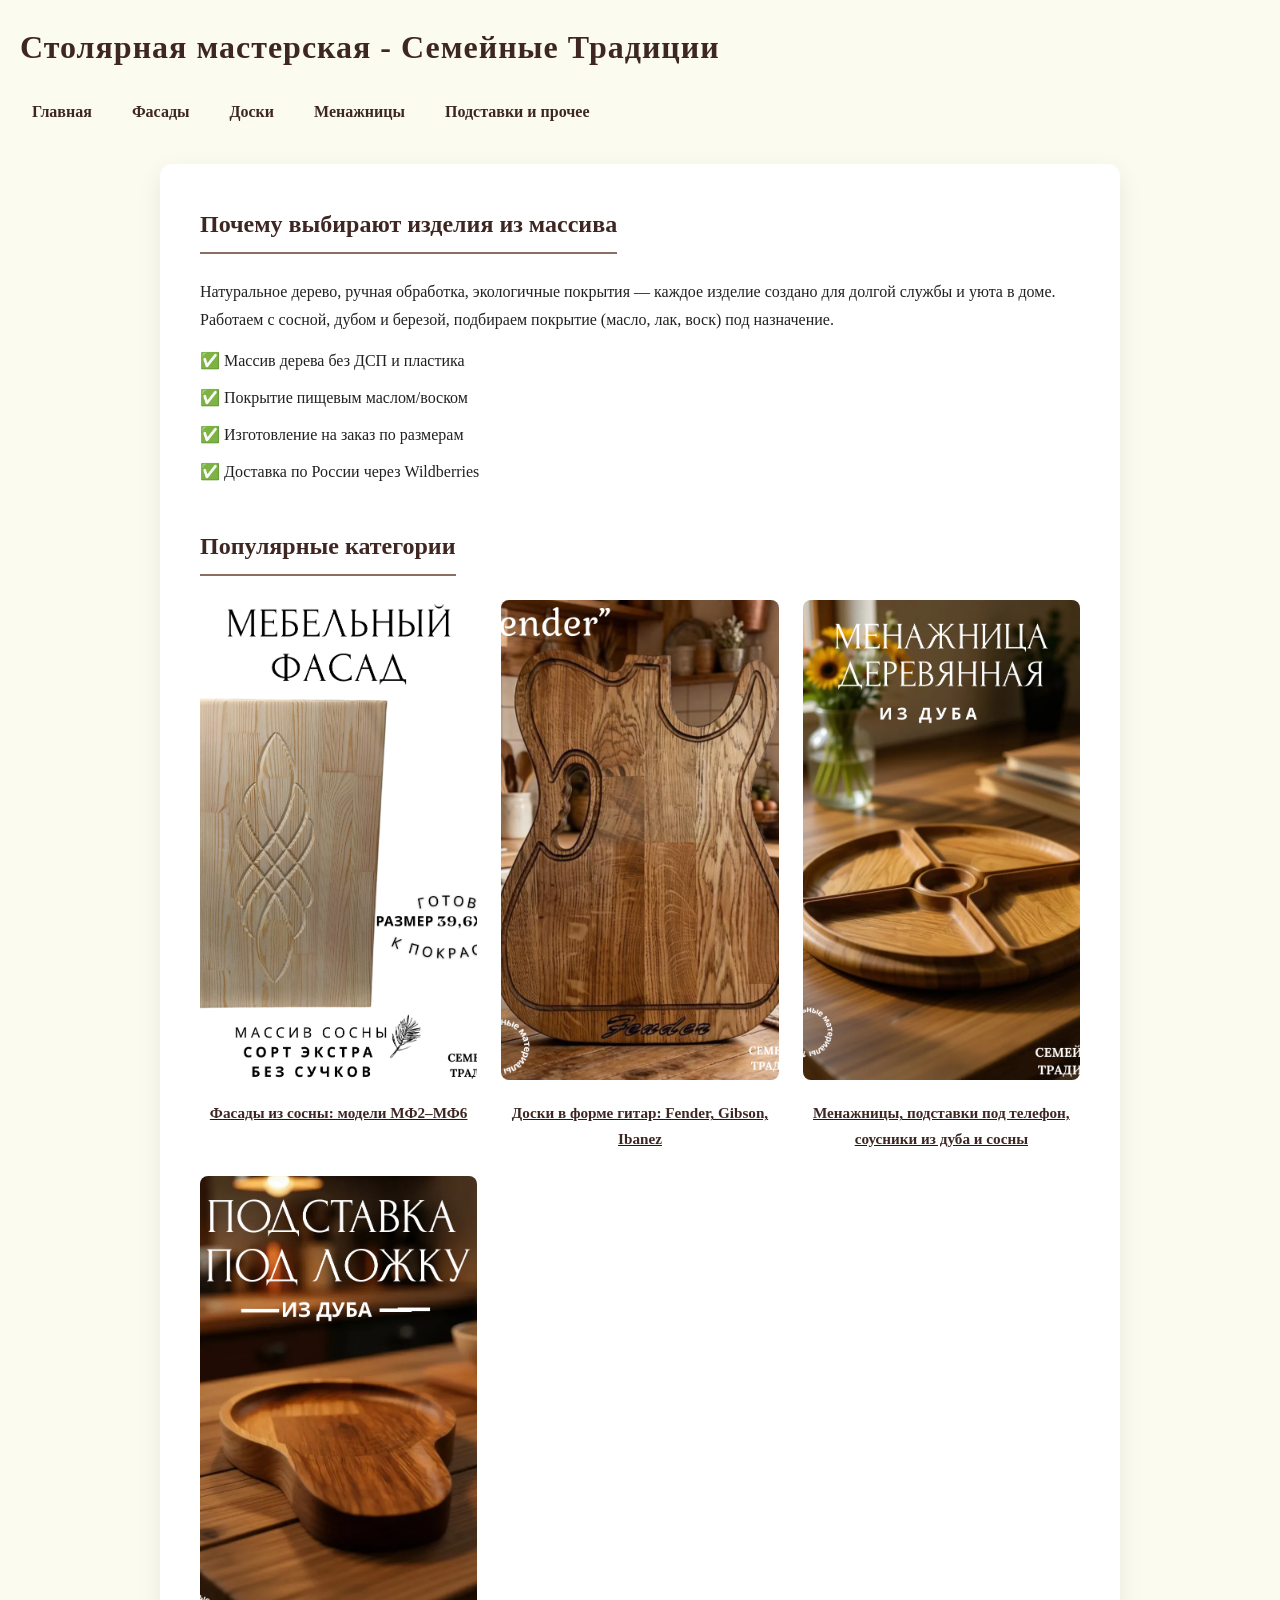
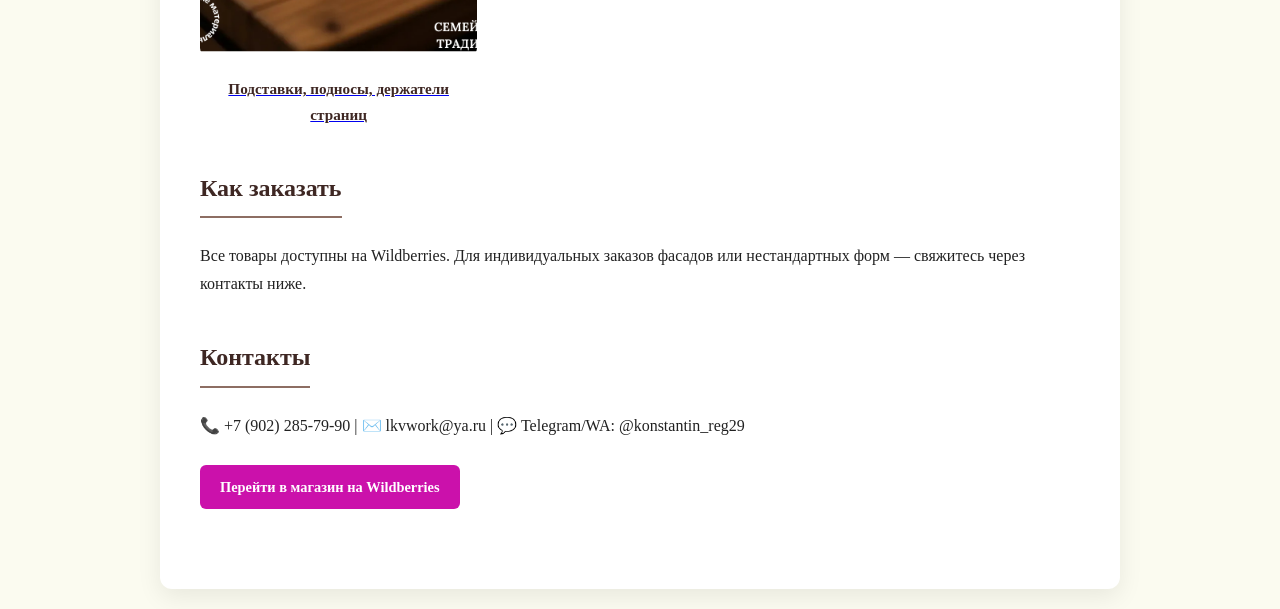
<file: index.html>
<!DOCTYPE html>
<html lang="ru">
  <head>
    <meta charset="UTF-8" />
    <meta name="viewport" content="width=device-width, initial-scale=1.0"/>
    <title>Изделия из массива дерева: фасады и кухонные аксессуары ручной работы</title>
    <meta name="description" content="Фасады из сосны экстра, разделочные доски, менажницы из дуба, подставки и аксессуары из натурального дерева ручной работы. Купить на Wildberries с доставкой по России."/>
    <link rel="stylesheet" href="css/style.css"/>
     <link rel="icon" href="https://semeynye-traditsii.ru/favicon.png" type="image/png">
  </head>
  <body>
    <header>
      <h1>Столярная мастерская - Семейные Традиции</h1>
      <nav>
        <a href="index.html">Главная</a>
        <a href="facades.html">Фасады</a>
        <a href="boards-guitars.html">Доски</a>
        <a href="menages-accessories.html">Менажницы</a>
        <a href="stands-misc.html">Подставки и прочее</a>
      </nav>
    </header>

    <main class="container">
      <section>
        <h2>Почему выбирают изделия из массива</h2>
        <p>Натуральное дерево, ручная обработка, экологичные покрытия — каждое изделие создано для долгой службы и уюта в доме. Работаем с сосной, дубом и березой, подбираем покрытие (масло, лак, воск) под назначение.</p>
        <ul>
          <li>✅ Массив дерева без ДСП и пластика</li>
          <li>✅ Покрытие пищевым маслом/воском</li>
          <li>✅ Изготовление на заказ по размерам</li>
          <li>✅ Доставка по России через Wildberries</li>
        </ul>
      </section>

      <section>
        <h2>Популярные категории</h2>
        <div class="gallery">
          <a href="facades.html" class="gallery-item">
            <img src="img/fasad-mf2.jpg" alt="Фигурный фасад МФ2 из массива сосны экстра">
            <div class="gallery-caption">Фасады из сосны: модели МФ2–МФ6</div>
          </a>
          <a href="boards-guitars.html" class="gallery-item">
            <img src="img/doska-fender.jpg" alt="Разделочная доска в форме гитары Fender из массива дерева">
            <div class="gallery-caption">Доски в форме гитар: Fender, Gibson, Ibanez</div>
          </a>
          <a href="menages-accessories.html" class="gallery-item">
            <img src="img/menazhnica-dub.jpg" alt="Деревянная секционная менажница из дуба для сервировки">
            <div class="gallery-caption">Менажницы, подставки под телефон, соусники из дуба и сосны</div>
          </a>
          <a href="stands-misc.html" class="gallery-item">
            <img src="img/lojka-dub.jpg" alt="Подставка под ложку из массива дерева для кухни">
            <div class="gallery-caption">Подставки, подносы, держатели страниц</div>
          </a>
        </div>
      </section>

      <section>
        <h2>Как заказать</h2>
        <p>Все товары доступны на Wildberries. Для индивидуальных заказов фасадов или нестандартных форм — свяжитесь через контакты ниже.</p>
      </section>

      <section>
        <h2>Контакты</h2>
        <p>📞 +7 (902) 285-79-90 | ✉️ lkvwork@ya.ru | 💬 Telegram/WA: @konstantin_reg29</p>
        <a href="https://www.wildberries.ru/seller/250089294" class="btn-wb" target="_blank" rel="noopener">Перейти в магазин на Wildberries</a>
      </section>
    </main>
  </body>
</html>
</file>
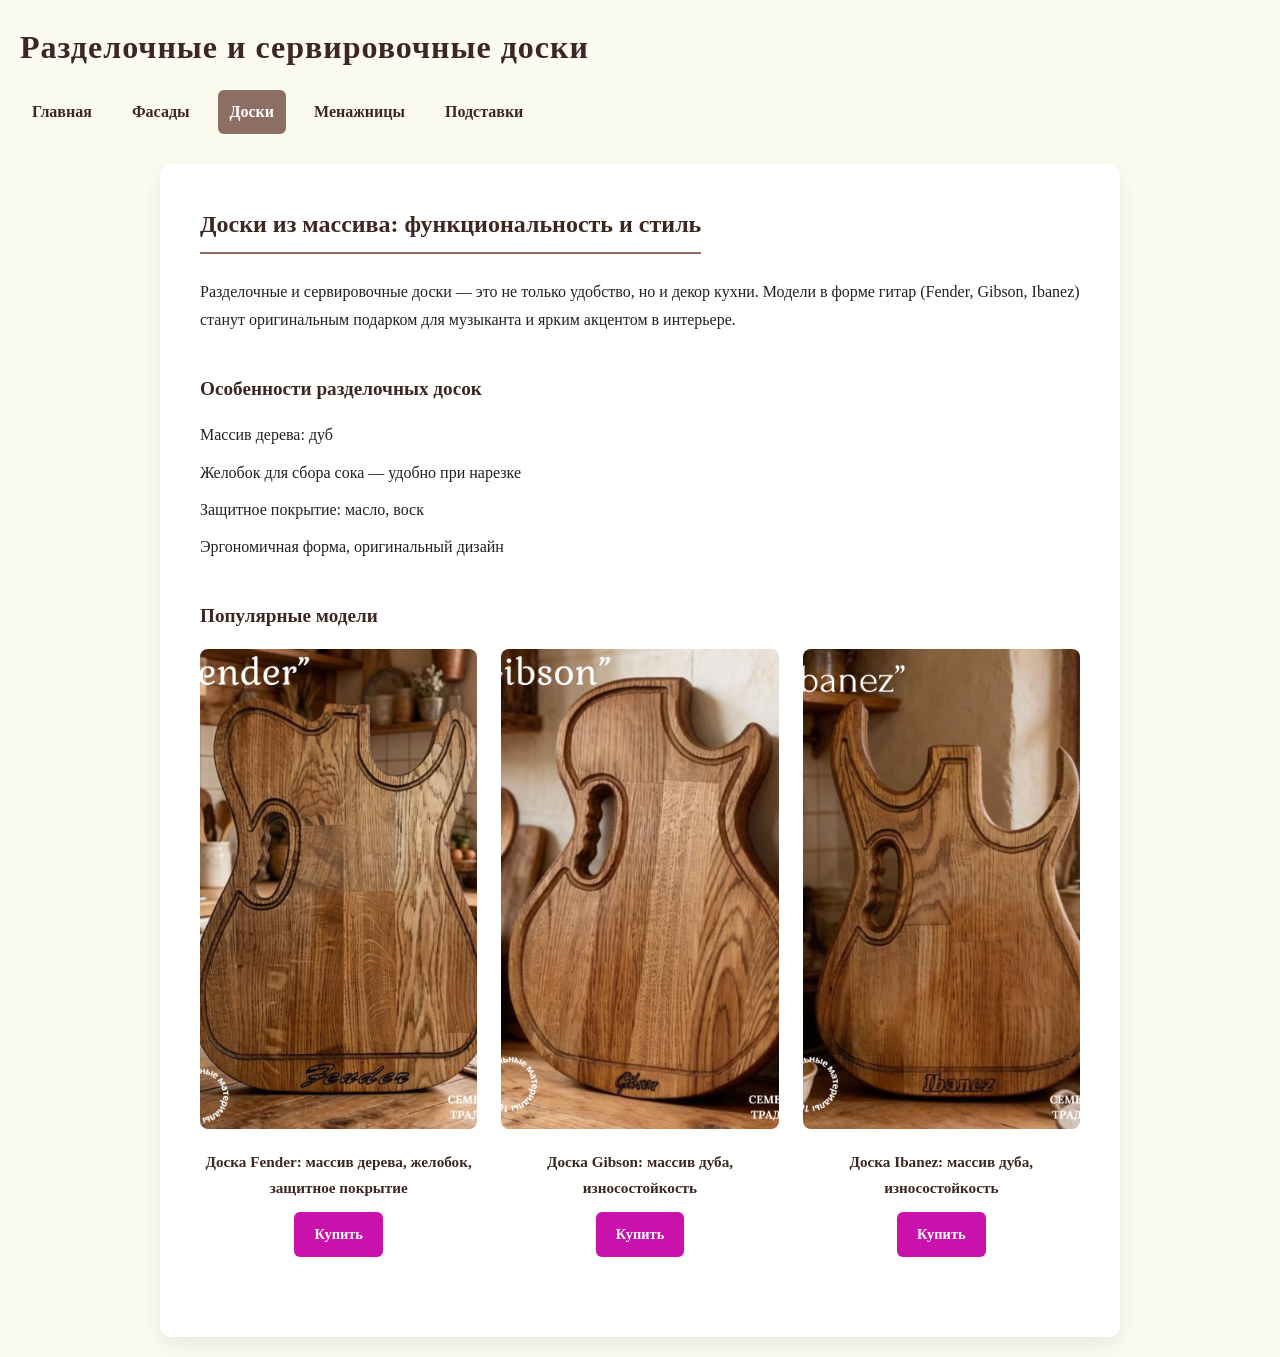
<file: boards-guitars.html>
<!DOCTYPE html>
<html lang="ru">
  <head>
    <meta charset="UTF-8"/>
    <meta name="viewport" content="width=device-width, initial-scale=1.0"/>
    <title>Разделочные доски из массива: в том числе в форме гитар</title>
    <meta name="description" content="Деревянные разделочные и сервировочные доски из массива. Доски в форме гитар Fender, Gibson, Ibanez — оригинальный подарок для дома и музыканта."/>
    <link rel="stylesheet" href="css/style.css"/>
  </head>
  <body>
    <header>
      <h1>Разделочные и сервировочные доски</h1>
      <nav>
        <a href="index.html">Главная</a>
        <a href="facades.html">Фасады</a>
        <a href="boards-guitars.html" style="font-weight:bold">Доски</a>
        <a href="menages-accessories.html">Менажницы</a>
        <a href="stands-misc.html">Подставки</a>
      </nav>
    </header>

    <main class="container">
      <section>
        <h2>Доски из массива: функциональность и стиль</h2>
        <p>Разделочные и сервировочные доски — это не только удобство, но и декор кухни. Модели в форме гитар (Fender, Gibson, Ibanez) станут оригинальным подарком для музыканта и ярким акцентом в интерьере.</p>
      </section>

      <section>
        <h3>Особенности разделочных досок</h3>
        <ul>
          <li>Массив дерева: дуб</li>
          <li>Желобок для сбора сока — удобно при нарезке</li>
          <li>Защитное покрытие: масло, воск</li>
          <li>Эргономичная форма, оригинальный дизайн</li>
        </ul>
      </section>

      <section>
        <h3>Популярные модели</h3>
        <div class="gallery">
          <div class="gallery-item">
            <img src="img/doska-fender.jpg" alt="Разделочная доска деревянная в форме гитары Fender"/>
            <div class="gallery-caption">Доска Fender: массив дерева, желобок, защитное покрытие</div>
            <a href="https://www.wildberries.ru/catalog/736802654/detail.aspx" class="btn-wb" target="_blank" rel="noopener">Купить</a>
          </div>
          <div class="gallery-item">
            <img src="img/doska-gibson.jpg" alt="Доска в форме гитары Gibson из массива дуба"/>
            <div class="gallery-caption">Доска Gibson: массив дуба, износостойкость</div>
            <a href="https://www.wildberries.ru/catalog/736807813/detail.aspx" class="btn-wb" target="_blank" rel="noopener">Купить</a>
</div>
<div class="gallery-item">
            <img src="img/doska-Ibanez.jpg" alt="Доска в форме корпуса легендарной электро гитары Ibanez из массива дуба"/>
            <div class="gallery-caption">Доска Ibanez: массив дуба, износостойкость</div>
            <a href="https://www.wildberries.ru/catalog/736802653/detail.aspx" class="btn-wb" target="_blank" rel="noopener">Купить</a>


          </div>
        </div>
      </section>
    </main>
  </body>
</html>
</file>
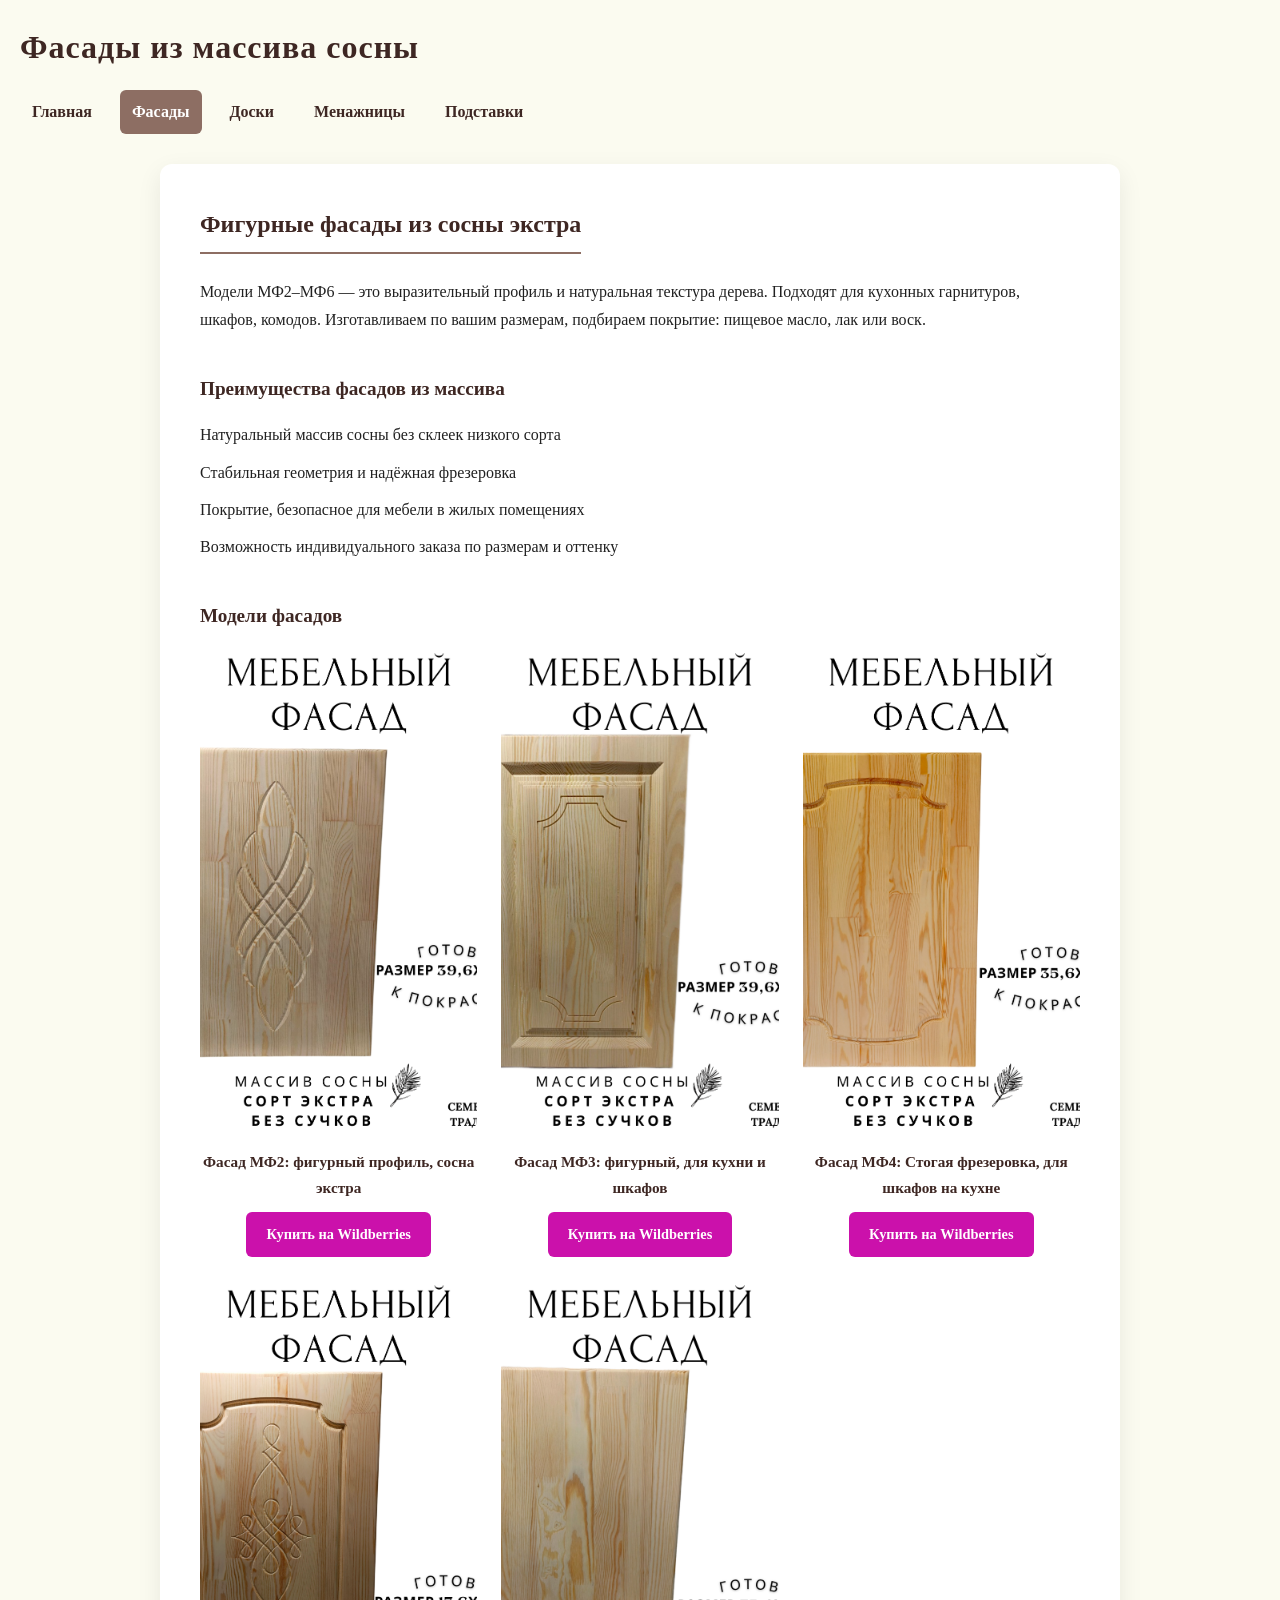
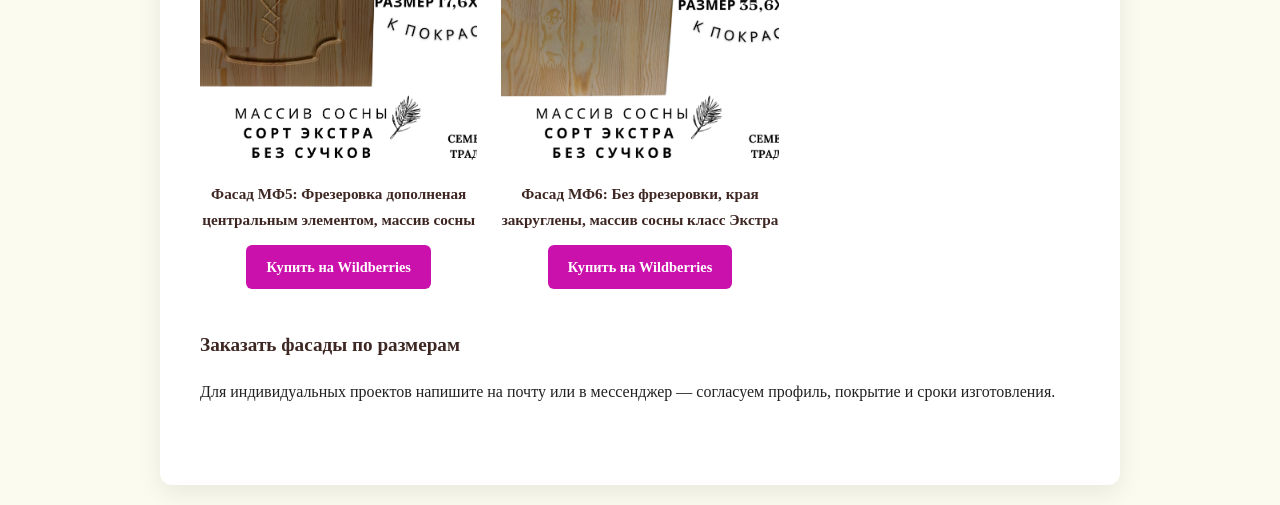
<file: facades.html>
<!DOCTYPE html>
<html lang="ru">
  <head>
    <meta charset="UTF-8"/>
    <meta name="viewport" content="width=device-width, initial-scale=1.0"/>
    <title>Фасады из массива сосны: фигурные модели МФ2–МФ6 на заказ</title>
    <meta name="description" content="Фигурные фасады из массива сосны экстра (модели МФ2–МФ6) для кухни, шкафов и комодов. Покрытие маслом, лаком или воском. Изготовление по размерам."/>
    <link rel="stylesheet" href="css/style.css"/>
  </head>
  <body>
    <header>
      <h1>Фасады из массива сосны</h1>
      <nav>
        <a href="index.html">Главная</a>
        <a href="facades.html" style="font-weight:bold">Фасады</a>
        <a href="boards-guitars.html">Доски</a>
        <a href="menages-accessories.html">Менажницы</a>
        <a href="stands-misc.html">Подставки</a>
      </nav>
    </header>

    <main class="container">
      <section>
        <h2>Фигурные фасады из сосны экстра</h2>
        <p>Модели МФ2–МФ6 — это выразительный профиль и натуральная текстура дерева. Подходят для кухонных гарнитуров, шкафов, комодов. Изготавливаем по вашим размерам, подбираем покрытие: пищевое масло, лак или воск.</p>
      </section>

      <section>
        <h3>Преимущества фасадов из массива</h3>
        <ul>
          <li>Натуральный массив сосны без склеек низкого сорта</li>
          <li>Стабильная геометрия и надёжная фрезеровка</li>
          <li>Покрытие, безопасное для мебели в жилых помещениях</li>
          <li>Возможность индивидуального заказа по размерам и оттенку</li>
        </ul>
      </section>

      <section>
        <h3>Модели фасадов</h3>
        <div class="gallery">
          <div class="gallery-item">
            <img src="img/fasad-mf2.jpg" alt="Фасад мебельный фигурный МФ2 из массива сосны экстра"/>
            <div class="gallery-caption">Фасад МФ2: фигурный профиль, сосна экстра</div>
            <a href="https://www.wildberries.ru/catalog/876462883/detail.aspx" class="btn-wb" target="_blank" rel="noopener">Купить на Wildberries</a>
          </div>
          <div class="gallery-item">
            <img src="img/fasad-mf3.jpg" alt="Фасад мебельный фигурный МФ3 из массива сосны"/>
            <div class="gallery-caption">Фасад МФ3: фигурный, для кухни и шкафов</div>
            <a href="https://www.wildberries.ru/catalog/876365697/detail.aspx" class="btn-wb" target="_blank" rel="noopener">Купить на Wildberries</a>
          </div>
          
<div class="gallery-item">
            <img src="img/fasad-mf4.jpg" alt="Фасад мебельный фигурный МФ4 из массива сосны"/>
            <div class="gallery-caption">Фасад МФ4: Стогая фрезеровка, для шкафов на кухне</div>
            <a href="https://www.wildberries.ru/catalog/920439627/detail.aspx" class="btn-wb" target="_blank" rel="noopener">Купить на Wildberries</a>
          </div>

<div class="gallery-item">
            <img src="img/fasad-mf5.jpg" alt="Фасад мебельный фигурный МФ5 из массива сосны"/>
            <div class="gallery-caption">Фасад МФ5: Фрезеровка дополненая центральным элементом, массив сосны</div>
            <a href="https://www.wildberries.ru/catalog/926835806/detail.aspx" class="btn-wb" target="_blank" rel="noopener">Купить на Wildberries</a>
          </div>

<div class="gallery-item">
            <img src="img/fasad-mf6.jpg" alt="Фасад мебельный фигурный МФ6 из массива сосны"/>
            <div class="gallery-caption">Фасад МФ6: Без фрезеровки, края закруглены, массив сосны класс Экстра</div>
            <a href="https://www.wildberries.ru/catalog/942915368/detail.aspx" class="btn-wb" target="_blank" rel="noopener">Купить на Wildberries</a>
          </div>










        </div>
      </section>

      <section>
        <h3>Заказать фасады по размерам</h3>
        <p>Для индивидуальных проектов напишите на почту или в мессенджер — согласуем профиль, покрытие и сроки изготовления.</p>
      </section>
    </main>
  </body>
</html>
</file>
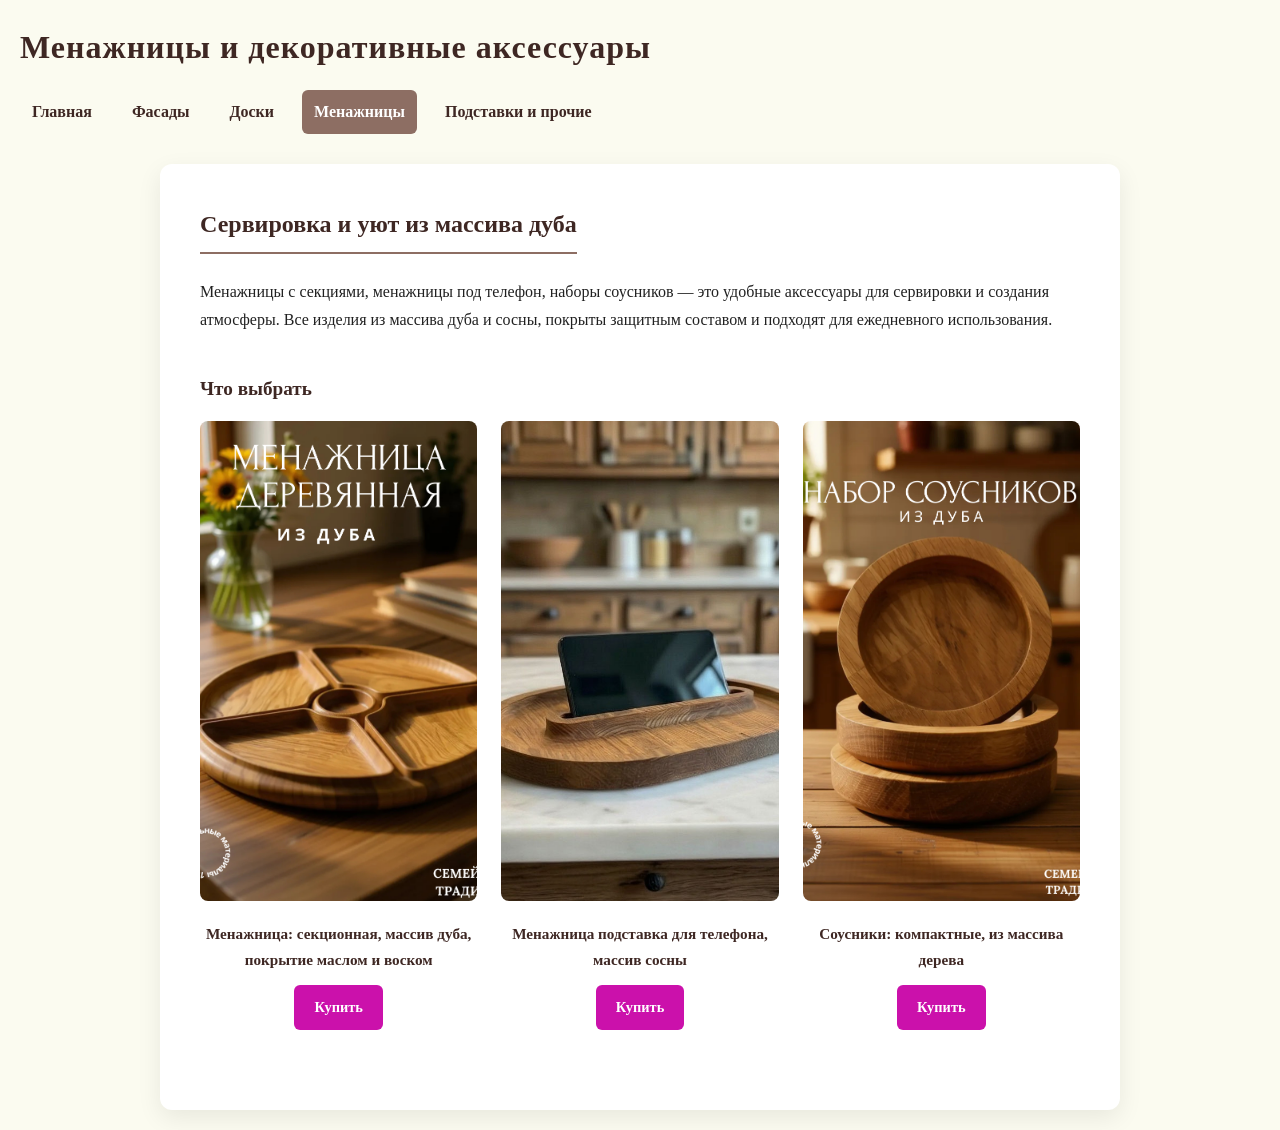
<file: menages-accessories.html>
<!DOCTYPE html>
<html lang="ru">
  <head>
    <meta charset="UTF-8"/>
    <meta name="viewport" content="width=device-width, initial-scale=1.0"/>
    <title>Менажницы, соусники и подсвечники из массива дуба</title>
    <meta name="description" content="Деревянные менажницы секционные, наборы соусников и подсвечников из массива дуба. Эко‑стиль, практичность, оригинальные подарки для дома."/>
    <link rel="stylesheet" href="css/style.css"/>
  </head>
  <body>
    <header>
      <h1>Менажницы и декоративные аксессуары</h1>
      <nav>
        <a href="index.html">Главная</a>
        <a href="facades.html">Фасады</a>
        <a href="boards-guitars.html">Доски</a>
        <a href="menages-accessories.html" style="font-weight:bold">Менажницы</a>
        <a href="stands-misc.html">Подставки и прочие</a>
      </nav>
    </header>

    <main class="container">
      <section>
        <h2>Сервировка и уют из массива дуба</h2>
        <p>Менажницы с секциями, менажницы под телефон, наборы соусников — это удобные аксессуары для сервировки и создания атмосферы. Все изделия из массива дуба и сосны, покрыты защитным составом и подходят для ежедневного использования.</p>
      </section>

      <section>
        <h3>Что выбрать</h3>
        <div class="gallery">
          <div class="gallery-item">
            <img src="img/menazhnica-dub.jpg" alt="Менажница деревянная секционная из дуба"/>
            <div class="gallery-caption">Менажница: секционная, массив дуба, покрытие маслом и воском</div>
            <a href="https://www.wildberries.ru/catalog/745879107/detail.aspx" class="btn-wb" target="_blank" rel="noopener">Купить</a>
          </div>

<div class="gallery-item">
            <img src="img/menazhnica-sosna.jpg" alt="Менажница деревянная под телефон из сосны"/>
            <div class="gallery-caption">Менажница подставка для телефона, массив сосны</div>
            <a href="https://www.wildberries.ru/catalog/843407493/detail.aspx?targetUrl=GP" class="btn-wb" target="_blank" rel="noopener">Купить</a>
          </div>





          <div class="gallery-item">
            <img src="img/sousniki.jpg" alt="Набор деревянных соусников из массива дерева"/>
            <div class="gallery-caption">Соусники: компактные, из массива дерева</div>
            <a href="https://www.wildberries.ru/catalog/746040045/detail.aspx" class="btn-wb" target="_blank" rel="noopener">Купить</a>
          </div>
          
        </div>
      </section>
    </main>
  </body>
</html>
</file>
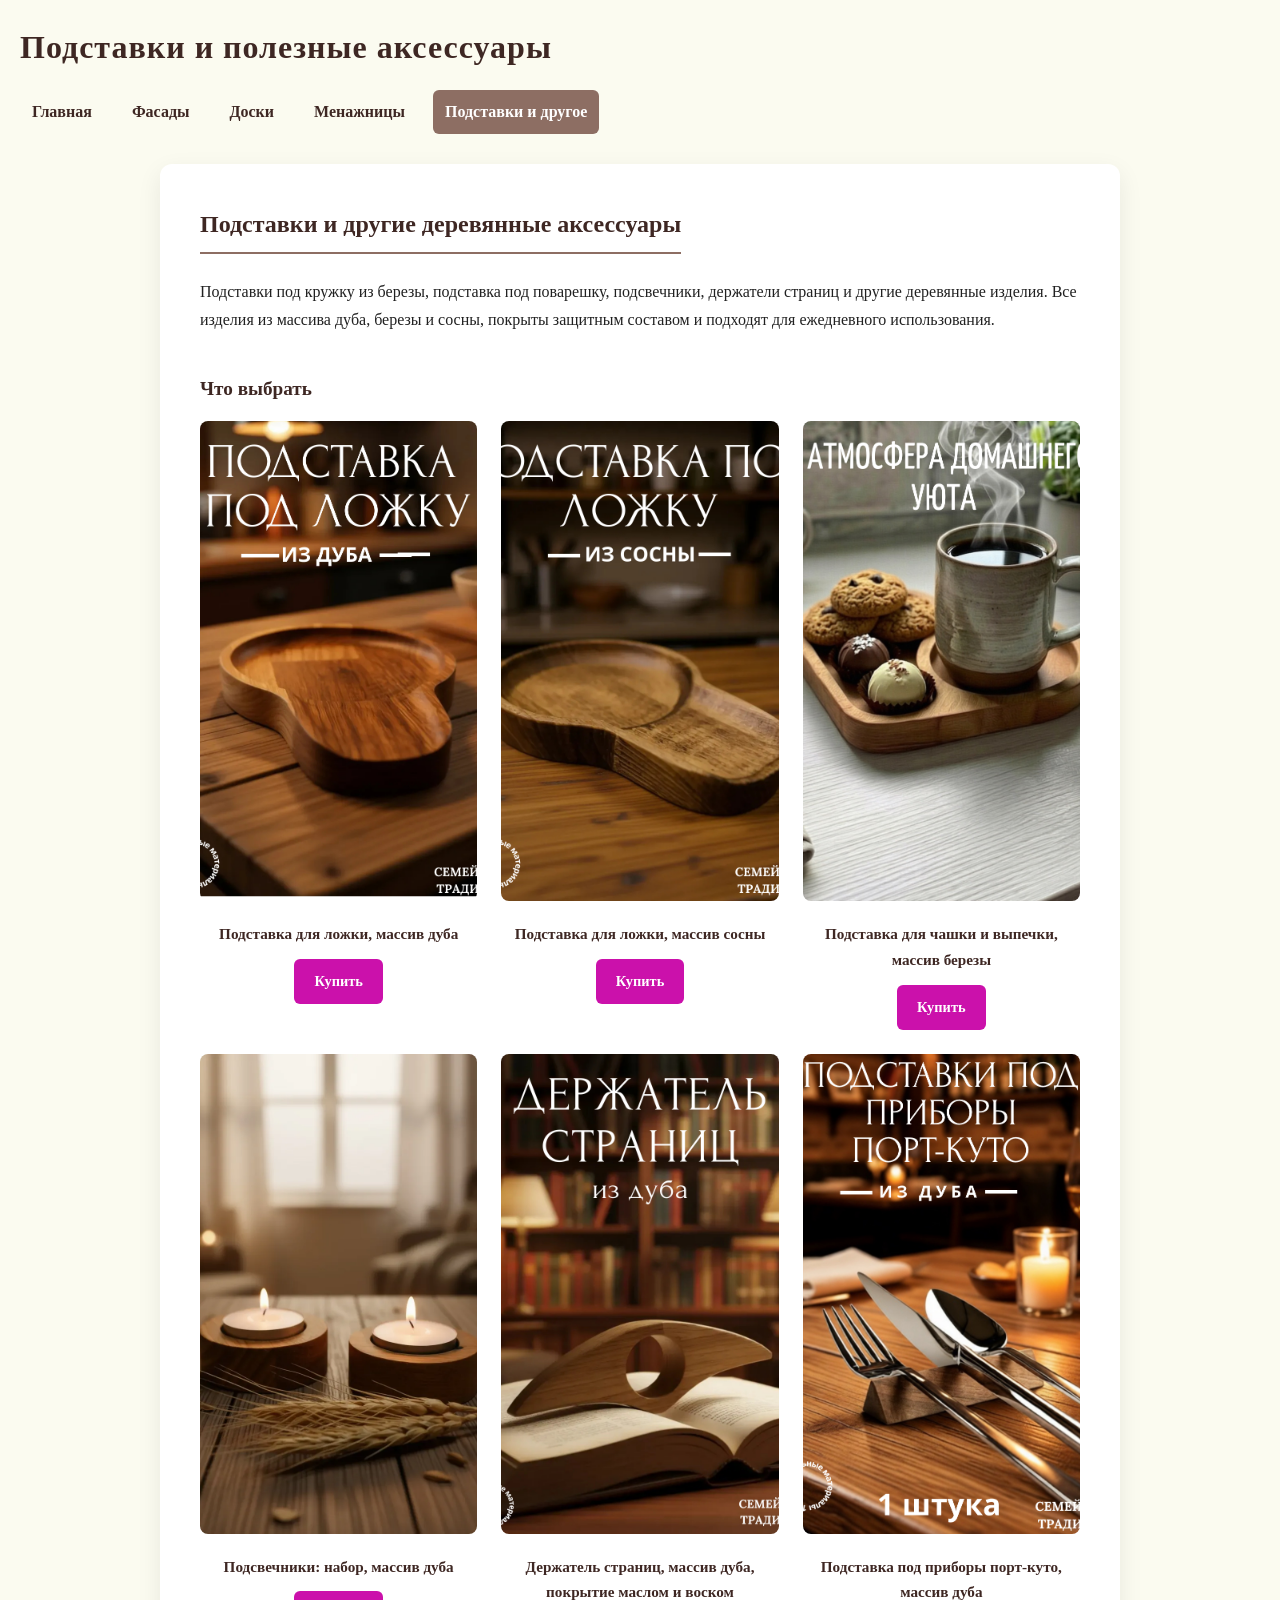
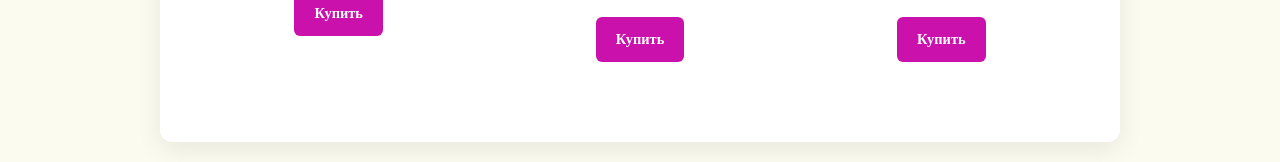
<file: stands-misc.html>
<!DOCTYPE html>
<html lang="ru">
  <head>
    <meta charset="UTF-8"/>
    <meta name="viewport" content="width=device-width, initial-scale=1.0"/>
    <title>Подставки, подносы и держатели из массива дерева</title>
    <meta name="description" content="Подставки под ложку и кружку, чайные подносы, держатели страниц из массива дерева. Практичные аксессуары для кухни и дома."/>
    <link rel="stylesheet" href="css/style.css"/>
  </head>
  <body>
    <header>
      <h1>Подставки и полезные аксессуары</h1>
      <nav>
        <a href="index.html">Главная</a>
        <a href="facades.html">Фасады</a>
        <a href="boards-guitars.html">Доски</a>
        <a href="menages-accessories.html">Менажницы</a>
        <a href="stands-misc.html" style="font-weight:bold">Подставки и другое</a>
      </nav>
    </header>

    <main class="container">

<section>
        <h2>Подставки и другие деревянные аксессуары</h2>
        <p>Подставки под кружку из березы, подставка под поварешку, подсвечники, держатели страниц и другие деревянные изделия. Все изделия из массива дуба, березы и сосны, покрыты защитным составом и подходят для ежедневного использования.</p>
      </section>

      <section>
        <h3>Что выбрать</h3>

 <div class="gallery">


 <div class="gallery-item">
            <img src="img/lojka-dub.jpg" alt="Подставка под ложку на кухню - дуб"/>
            <div class="gallery-caption">Подставка для ложки, массив дуба</div>
            <a href="https://www.wildberries.ru/catalog/852608213/detail.aspx" class="btn-wb" target="_blank" rel="noopener">Купить</a>
          </div>

<div class="gallery-item">
            <img src="img/lojka-sosna.jpg" alt="Подставка под ложку на кухню - сосна"/>
            <div class="gallery-caption">Подставка для ложки, массив сосны</div>
            <a href="https://www.wildberries.ru/catalog/815601868/detail.aspx" class="btn-wb" target="_blank" rel="noopener">Купить</a>
          </div>


<div class="gallery-item">
            <img src="img/podstavka-krujka-bereza.jpg" alt="Подставка под кружку деревянная, чайный поднос из березы"/>
            <div class="gallery-caption">Подставка для чашки и выпечки, массив березы</div>
            <a href="https://www.wildberries.ru/catalog/1308894143/detail.aspx" class="btn-wb" target="_blank" rel="noopener">Купить</a>
          </div>



<div class="gallery-item">
            <img src="img/podsvechnik.jpg" alt="Подсвечник деревянный из дуба набор"/>
            <div class="gallery-caption">Подсвечники: набор, массив дуба</div>
            <a href="https://www.wildberries.ru/catalog/810289179/detail.aspx" class="btn-wb" target="_blank" rel="noopener">Купить</a>
          </div>


       
          <div class="gallery-item">
            <img src="img/derjatel-stranic.jpg" alt="Держатель страниц деревянный из дуба"/>
            <div class="gallery-caption">Держатель страниц, массив дуба, покрытие маслом и воском</div>
            <a href="https://www.wildberries.ru/catalog/759970169/detail.aspx" class="btn-wb" target="_blank" rel="noopener">Купить</a>
          </div>

<div class="gallery-item">
            <img src="img/port-kuto.jpg" alt="Подставка под столовые приборы порт-куто для сервировки"/>
            <div class="gallery-caption">Подставка под приборы порт-куто, массив дуба</div>
            <a href="https://www.wildberries.ru/catalog/1068878428/detail.aspx?targetUrl=GP" class="btn-wb" target="_blank" rel="noopener">Купить</a>
          </div>
          
        </div>
      </section>
    </main>
  </body>
</html>
</file>
<file: css/style.css>
:root {
  --primary: #3e2723;       /* тёмно-коричневый */
  --accent: #8d6e63;        /* тёплый серо-коричневый */
  --bg: #fbfbf0;            /* почти белый фон страницы */
  --card: #ffffff;          /* белый фон контейнера */
  --text: #212121;          /* тёмный текст */
  --wb-color: #cb11ab;      /* цвет Wildberries */
  --wb-hover: #a80c8d;
}

* { box-sizing: border-box; margin: 0; padding: 0; }

body {
  font-family: Georgia, "Times New Roman", serif;
  background-color: var(--bg);
  color: var(--text);
  line-height: 1.7;
  padding: 20px;
}

.container {
  max-width: 960px;
  margin: 0 auto;
  background: var(--card);
  padding: 40px;
  border-radius: 12px;
  box-shadow: 0 8px 24px rgba(0,0,0,0.08);
}

/* Header & Nav */
header {
  margin-bottom: 30px;
}

header h1 {
  color: var(--primary);
  letter-spacing: 1px;
  margin-bottom: 16px;
}

nav {
  display: flex;
  flex-wrap: wrap;
  gap: 16px;
}

nav a {
  text-decoration: none;
  color: var(--primary);
  font-weight: 600;
  padding: 8px 12px;
  border-radius: 6px;
  transition: background 0.2s, color 0.2s;
}

nav a:hover, nav a[style*="bold"] {
  background: var(--accent);
  color: white;
}

/* Sections */
section { margin-bottom: 40px; }
h2 {
  color: var(--primary);
  font-size: 1.5rem;
  border-bottom: 2px solid var(--accent);
  display: inline-block;
  padding-bottom: 8px;
  margin-bottom: 24px;
}
h3 {
  color: var(--primary);
  font-size: 1.2rem;
  margin-top: 28px;
  margin-bottom: 16px;
}
p { margin-bottom: 14px; }
ul { list-style: none; }
li { margin-bottom: 10px; display: flex; align-items: center; gap: 10px; }

/* Gallery Grid */
.gallery {
  display: grid;
  grid-template-columns: repeat(auto-fit, minmax(220px, 1fr));
  gap: 24px;
}

.gallery-item {
  display: flex;
  flex-direction: column;
  align-items: center;
  text-align: center;
}

.gallery-item img {
  width: 100%;
  height: 480px;
  object-fit: cover;
  border-radius: 8px;
  background: #f0f0f0;
  margin-bottom: 12px;
}

.gallery-caption {
  margin-top: 8px;
  font-weight: 600;
  color: var(--primary);
  font-size: 0.95rem;
}

/* Buttons */
.btn-wb {
  display: inline-block;
  background-color: var(--wb-color);
  color: white;
  padding: 10px 20px;
  text-decoration: none;
  border-radius: 6px;
  font-weight: 600;
  font-size: 0.9rem;
  margin-top: 12px;
  transition: background 0.3s ease;
}
.btn-wb:hover { background-color: var(--wb-hover); }

/* Footer / Contacts */
.contacts p { margin-bottom: 8px; }
.btn-primary {
  display: inline-block;
  background-color: var(--primary);
  color: white;
  padding: 12px 24px;
  text-decoration: none;
  border-radius: 6px;
  font-weight: 600;
  margin-right: 10px;
  margin-top: 16px;
  transition: background 0.3s;
}
.btn-primary:hover { background-color: #261a16; }

/* Responsive */
@media (max-width: 768px) {
  .container { padding: 20px; }
  header h1 { font-size: 1.3rem; }
  nav { flex-direction: column; }
}
</file>
